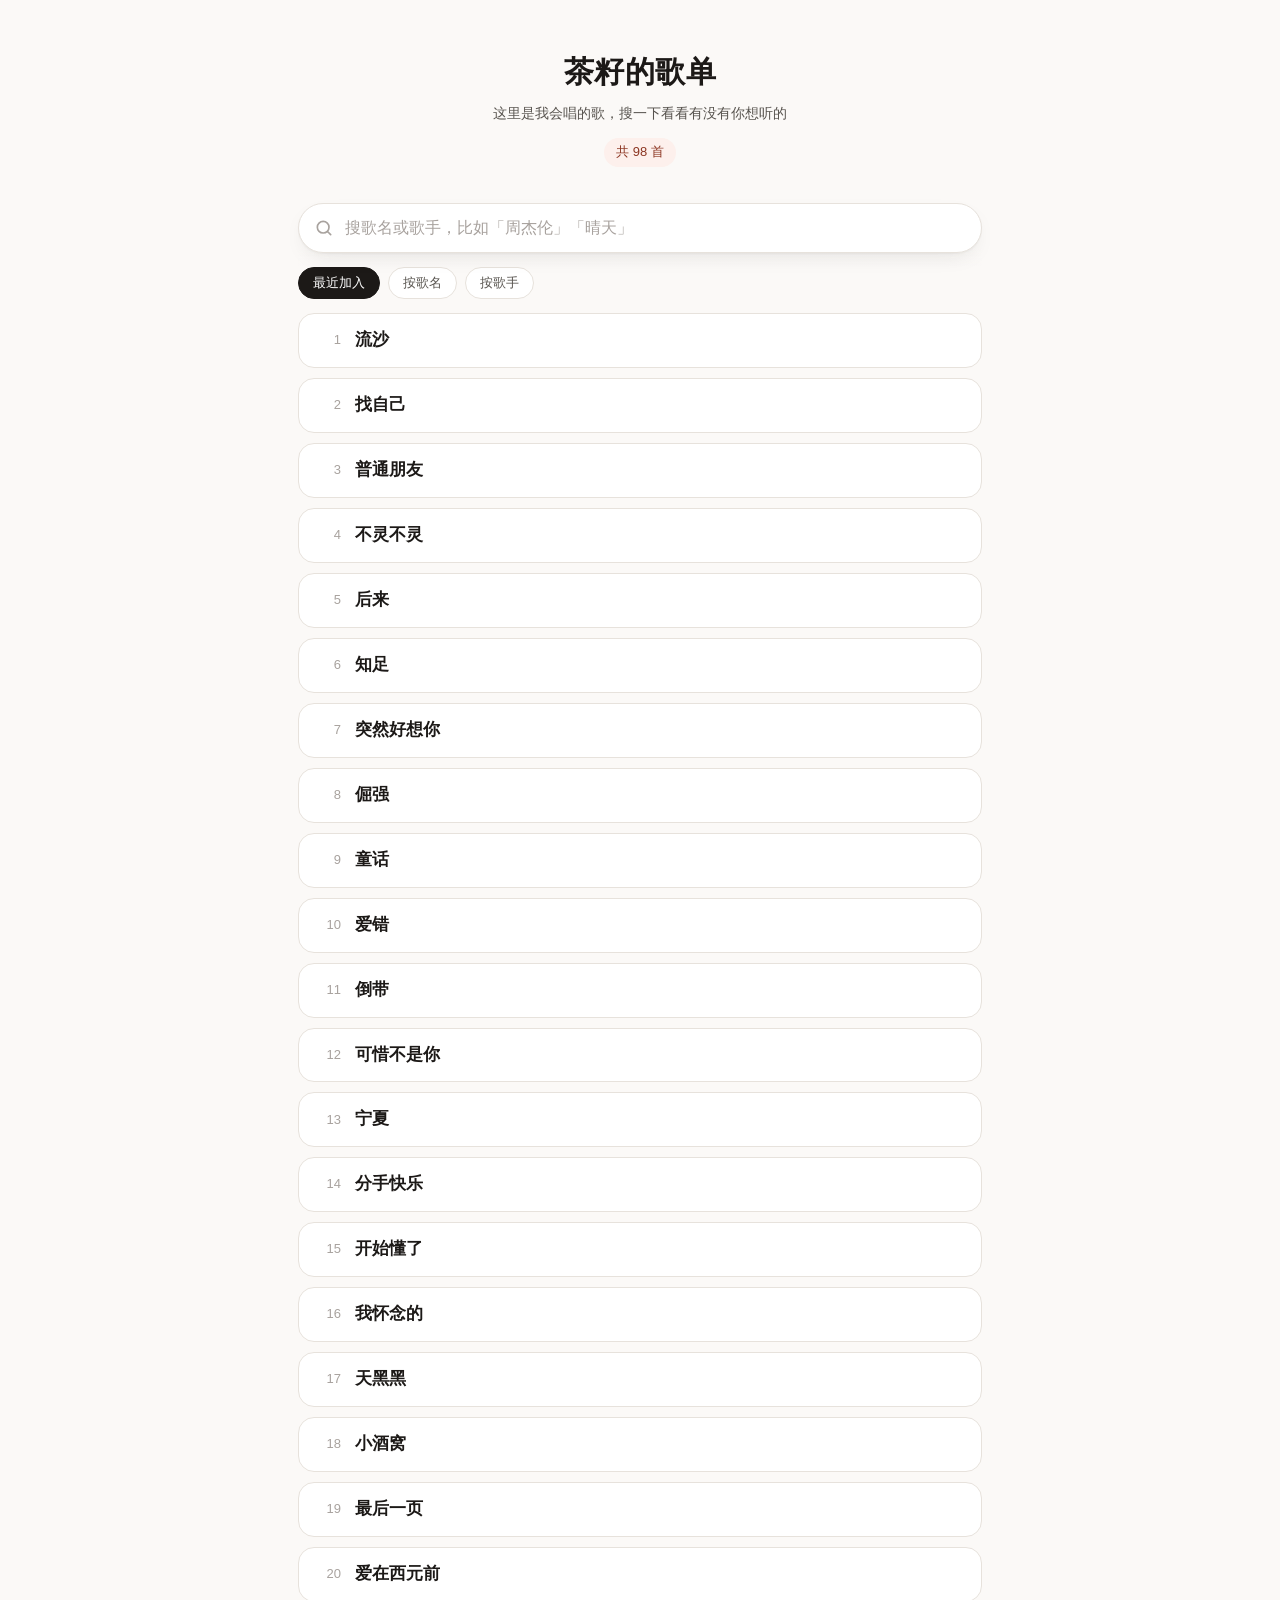
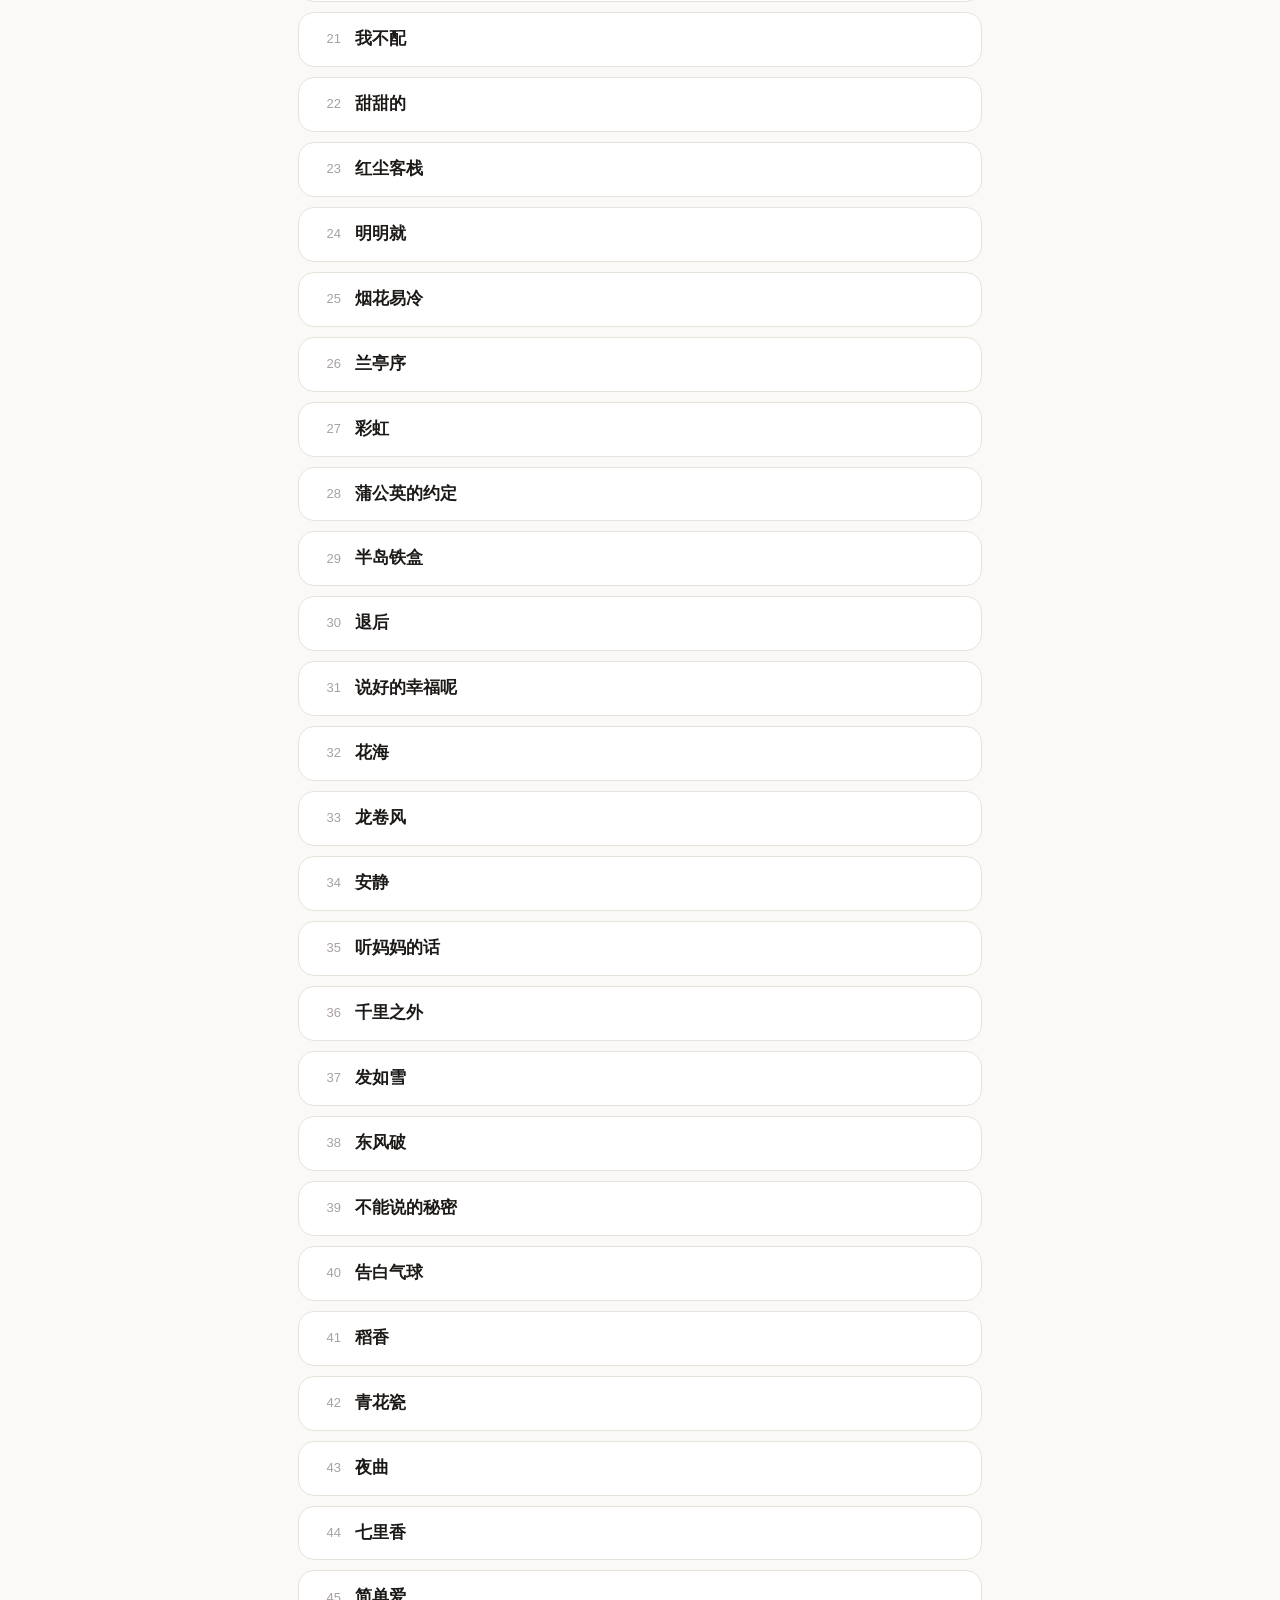
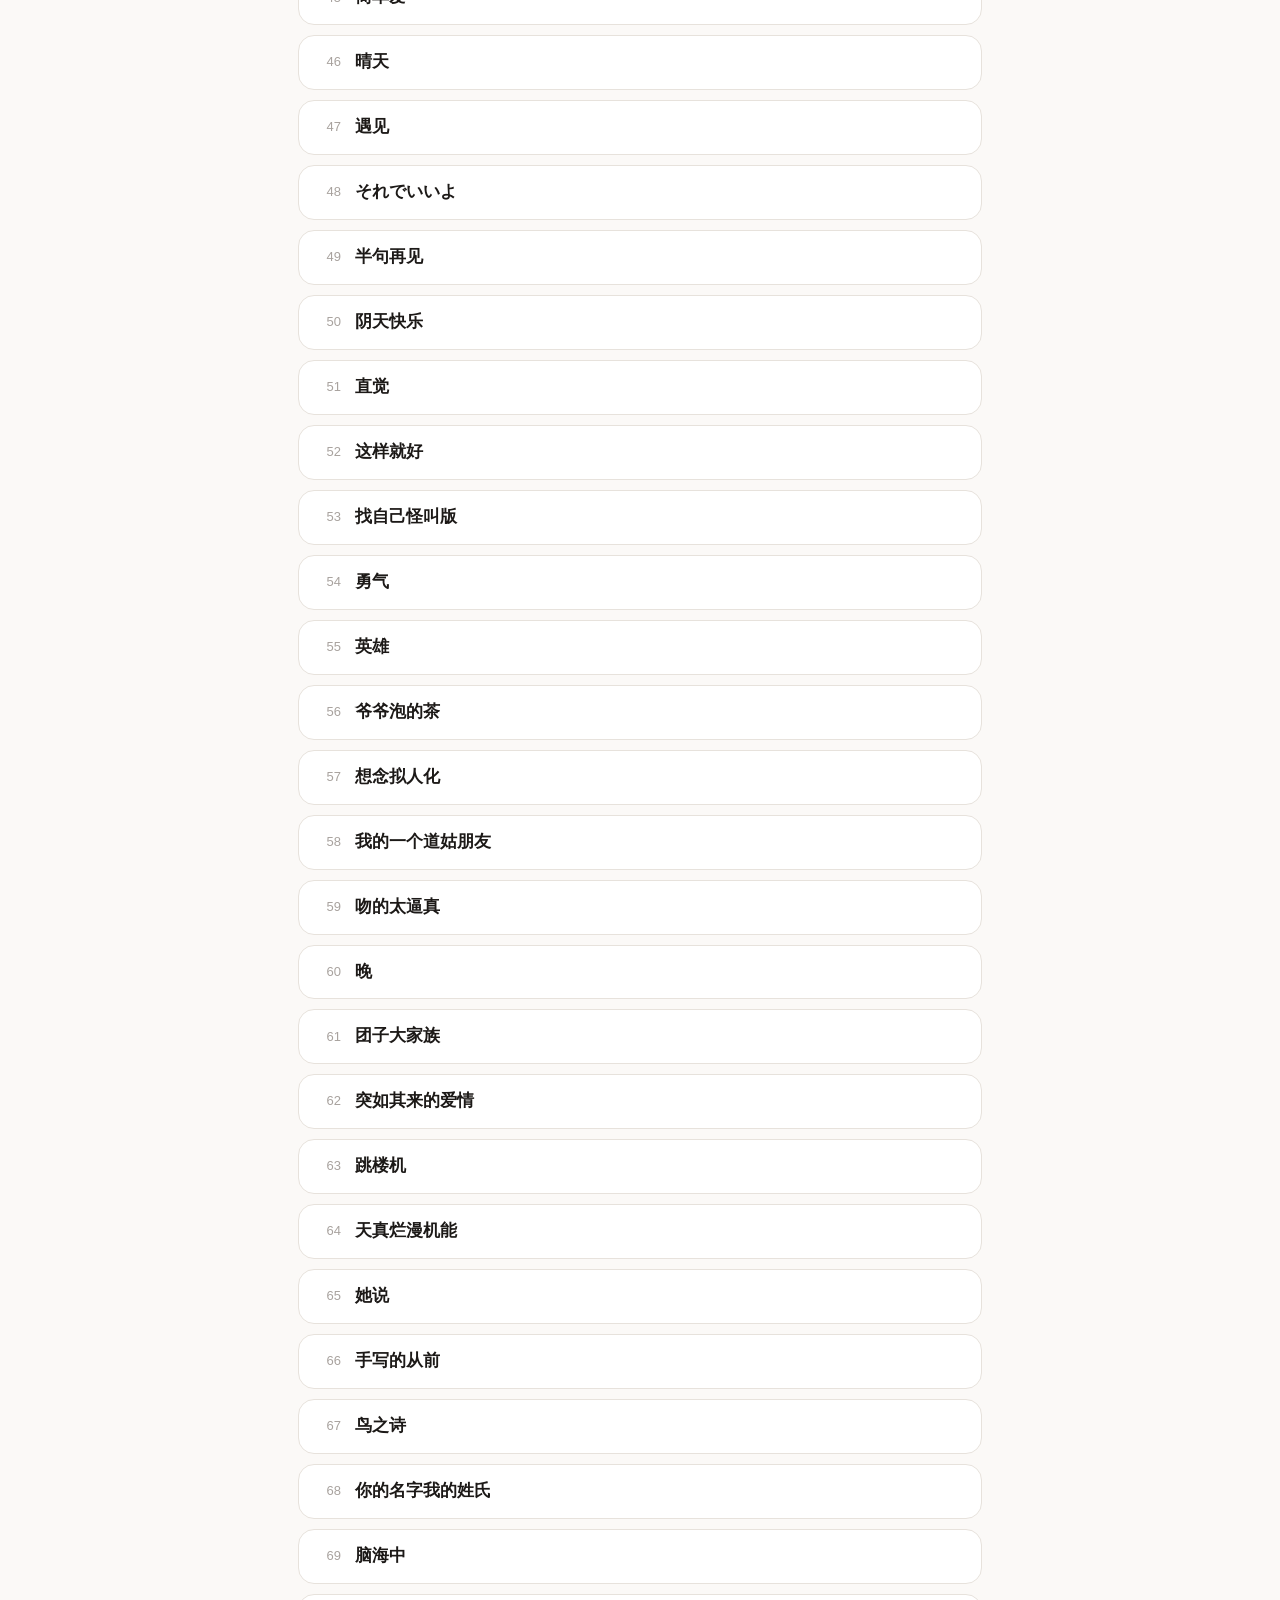
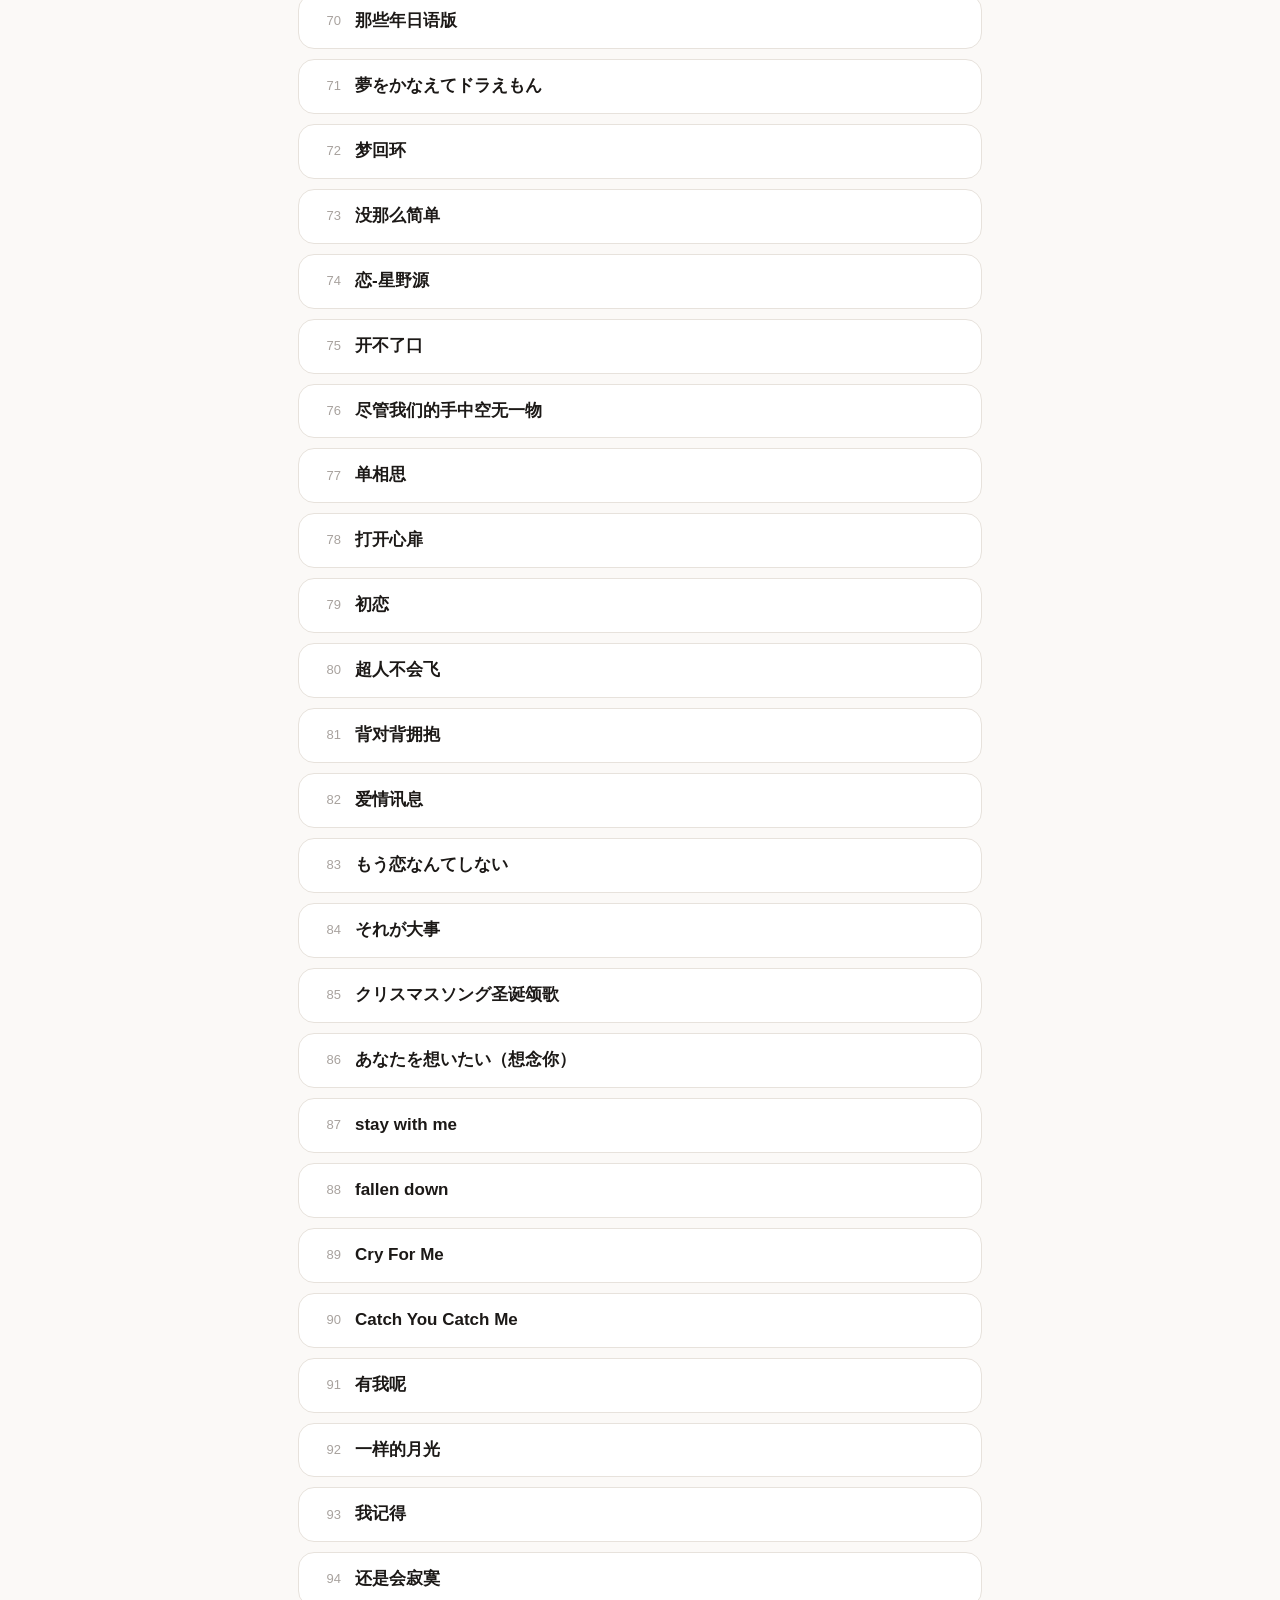
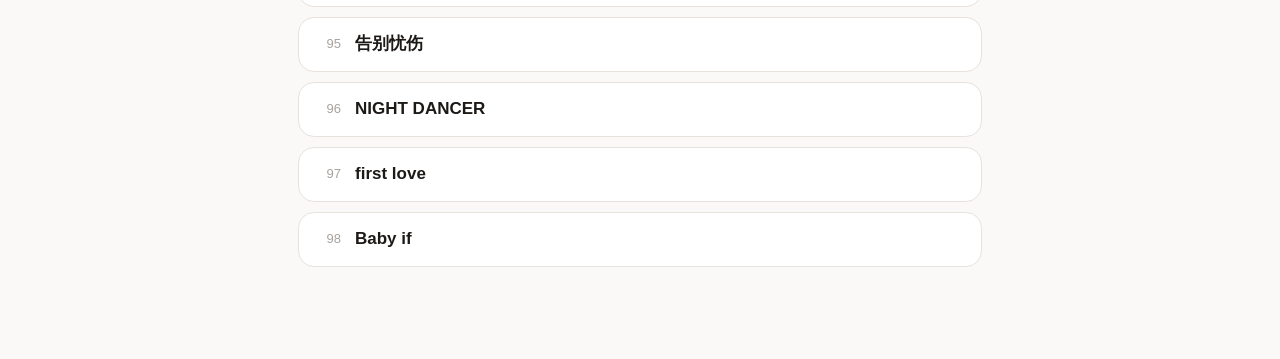
<file: index.html>
<!DOCTYPE html>
<html lang="zh-CN">
<head>
<meta charset="utf-8" />
<meta name="viewport" content="width=device-width, initial-scale=1, viewport-fit=cover" />
<title>茶籽的歌单</title>
<meta name="theme-color" content="#fbf9f7" />
<meta name="description" content="这里是我会唱的歌，可以按歌名或歌手搜索。" />
<link rel="stylesheet" href="./style.css" />
<link rel="icon" href="data:image/svg+xml,<svg xmlns='http://www.w3.org/2000/svg' viewBox='0 0 100 100'><text y='.9em' font-size='90'>🎤</text></svg>" />
</head>
<body>
<div class="wrap">
  <header class="hero">
    <h1 id="siteName">茶籽的歌单</h1>
    <p id="siteSubtitle">这里是我会唱的歌，搜一下看看有没有你想听的</p>
    <span class="badge" id="totalBadge">…</span>
  </header>

  <div class="search">
    <div class="search-box">
      <svg viewBox="0 0 24 24" fill="none" stroke="currentColor" stroke-width="2" stroke-linecap="round">
        <circle cx="11" cy="11" r="7" />
        <path d="m20 20-3.5-3.5" />
      </svg>
      <input
        id="q"
        type="search"
        placeholder="搜歌名或歌手，比如「周杰伦」「晴天」"
        autocomplete="off"
        autocapitalize="off"
        spellcheck="false"
        enterkeyhint="search"
      />
      <button class="clear-btn" id="clear" aria-label="清空">×</button>
    </div>
  </div>

  <div class="toolbar">
    <div class="chips" role="group" aria-label="排序">
      <button class="chip active" data-sort="new">最近加入</button>
      <button class="chip" data-sort="title">按歌名</button>
      <button class="chip" data-sort="artist">按歌手</button>
    </div>
    <span class="count" id="count"></span>
  </div>

  <ul class="songs" id="list"></ul>
  <div id="empty" class="empty" hidden>
    <div class="big">🎵</div>
    <div id="emptyText">歌单还是空的</div>
  </div>

  <p class="hint" id="hint"></p>
</div>

<script src="./core.js"></script>
<script>
(function () {
  var Core = window.SongCore;
  var all = [];
  var state = { q: '', sort: 'new' };

  var $q = document.getElementById('q');
  var $list = document.getElementById('list');
  var $count = document.getElementById('count');
  var $empty = document.getElementById('empty');
  var $emptyText = document.getElementById('emptyText');
  var $total = document.getElementById('totalBadge');

  function escapeHtml(s) {
    return String(s == null ? '' : s).replace(/[&<>"']/g, function (c) {
      return { '&': '&amp;', '<': '&lt;', '>': '&gt;', '"': '&quot;', "'": '&#39;' }[c];
    });
  }

  function render(list) {
    $list.innerHTML = list
      .map(function (s, i) {
        var tags = '';
        if (s.key) tags += '<span class="tag key">' + escapeHtml(s.key) + '</span>';
        if (s.language) tags += '<span class="tag">' + escapeHtml(s.language) + '</span>';
        (s.tags || []).forEach(function (t) {
          tags += '<span class="tag">' + escapeHtml(t) + '</span>';
        });
        return (
          '<li class="song">' +
          '<span class="num">' + (i + 1) + '</span>' +
          '<div class="main">' +
          '<div class="title">' + escapeHtml(s.title) + '</div>' +
          (s.artist ? '<div class="artist">' + escapeHtml(s.artist) + '</div>' : '') +
          (tags ? '<div class="tags">' + tags + '</div>' : '') +
          '</div>' +
          '</li>'
        );
      })
      .join('');
  }

  function apply() {
    var matched = state.q ? Core.searchSongs(all, state.q) : all.slice();
    var list = Core.sortSongs(matched, state.sort);
    $count.textContent = state.q ? '找到 ' + list.length + ' 首' : '';
    render(list);
    if (list.length === 0) {
      $list.hidden = true;
      $empty.hidden = false;
      $emptyText.textContent = state.q
        ? '没找到「' + state.q + '」，换个关键词试试'
        : '歌单还是空的，等主播加歌吧';
    } else {
      $list.hidden = false;
      $empty.hidden = true;
    }
  }

  $q.addEventListener('input', function () {
    state.q = $q.value.trim();
    document.getElementById('clear').classList.toggle('show', $q.value.length > 0);
    apply();
  });

  document.getElementById('clear').addEventListener('click', function () {
    $q.value = '';
    state.q = '';
    this.classList.remove('show');
    $q.focus();
    apply();
  });

  document.querySelectorAll('.chip').forEach(function (btn) {
    btn.addEventListener('click', function () {
      document.querySelectorAll('.chip').forEach(function (b) { b.classList.remove('active'); });
      btn.classList.add('active');
      state.sort = btn.dataset.sort;
      apply();
    });
  });

  // 读取歌单
  //
  // GitHub Pages 的 CDN 会忽略查询参数，整个文件缓存 10 分钟，
  // 所以「加时间戳绕过缓存」在这里是无效的。
  // 先走 GitHub API 拿实时内容（API 不经过这层缓存），
  // 失败（限流、网络）再退回读同目录的静态文件。
  function ownerRepoFromLocation() {
    var m = location.hostname.match(/^([^.]+)\.github\.io$/i);
    var seg = location.pathname.split('/').filter(Boolean);
    if (m && seg.length) return { owner: m[1], repo: seg[0] };
    return null;
  }

  function loadFromApi(target) {
    var url =
      'https://api.github.com/repos/' +
      encodeURIComponent(target.owner) +
      '/' +
      encodeURIComponent(target.repo) +
      '/contents/songs.json?ref=main';
    return fetch(url, {
      headers: { Accept: 'application/vnd.github+json' },
      cache: 'no-store',
    }).then(function (r) {
      if (!r.ok) throw new Error('api ' + r.status);
      return r.json();
    }).then(function (data) {
      var text = Core.decodeBase64Utf8(data.content || '');
      var list = JSON.parse(text);
      return Array.isArray(list) ? list : [];
    });
  }

  function loadFromFile() {
    return fetch('./songs.json?t=' + Date.now(), { cache: 'no-store' }).then(function (r) {
      if (!r.ok) throw new Error('HTTP ' + r.status);
      return r.json();
    }).then(function (data) {
      return Array.isArray(data) ? data : [];
    });
  }

  function loadSongs() {
    var target = ownerRepoFromLocation();
    var task = target
      ? loadFromApi(target).catch(function () {
          return loadFromFile();
        })
      : loadFromFile();

    task
      .then(function (list) {
        all = list;
        $total.textContent = '共 ' + all.length + ' 首';
        apply();
      })
      .catch(function () {
        $total.textContent = '读取失败';
        $list.hidden = true;
        $empty.hidden = false;
        $emptyText.textContent = '歌单读取失败，刷新一下试试';
      });
  }

  loadSongs();

  // 回到这个页面时自动重新拉一次，不用手动刷新
  document.addEventListener('visibilitychange', function () {
    if (document.visibilityState === 'visible') loadSongs();
  });

  // 站点名（改地址栏里的 ?name= 就能临时换，或直接改这个文件）
  var params = new URLSearchParams(location.search);
  if (params.get('name')) {
    document.title = params.get('name');
    document.getElementById('siteName').textContent = params.get('name');
  }
})();
</script>
</body>
</html>
</file>
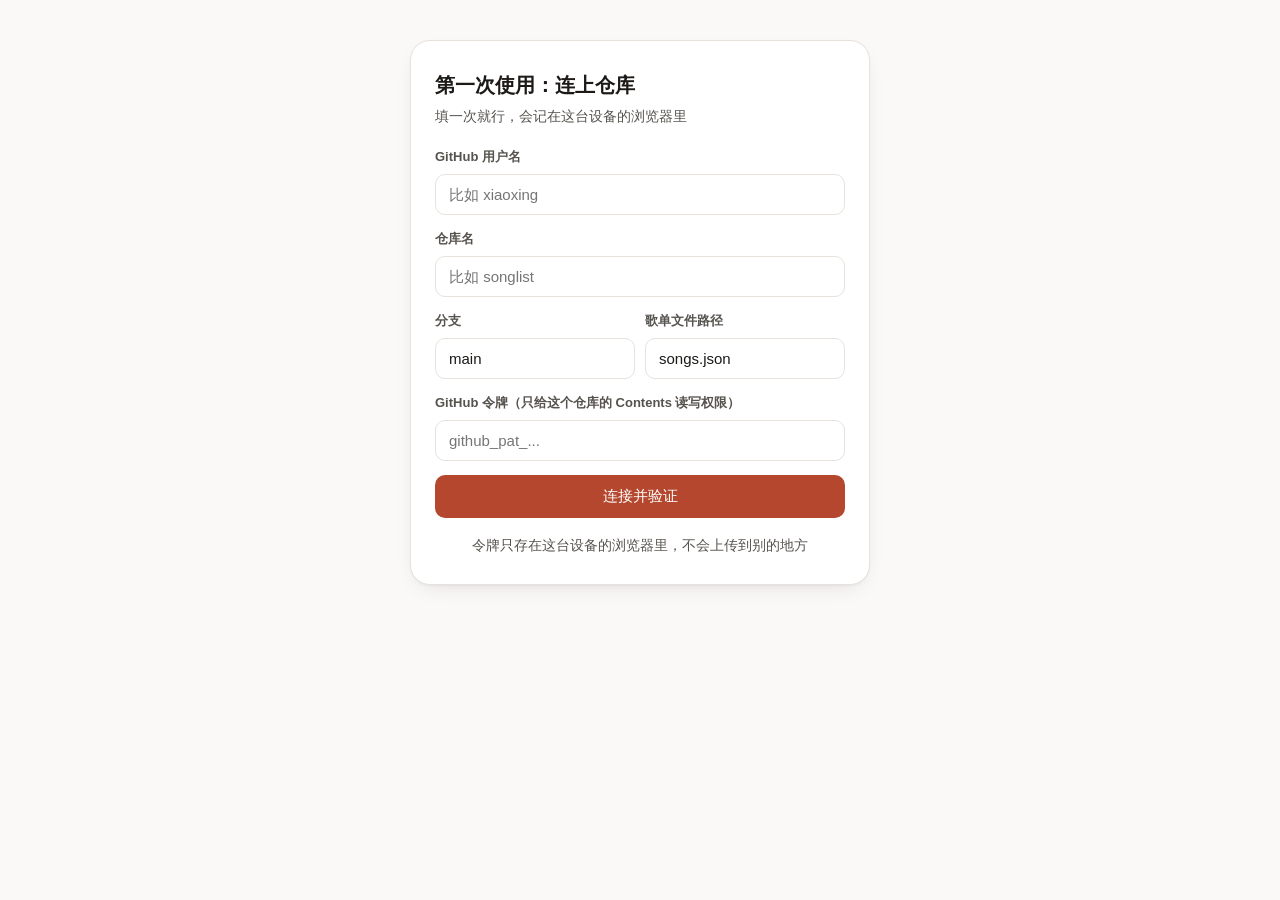
<file: admin.html>
<!DOCTYPE html>
<html lang="zh-CN">
<head>
<meta charset="utf-8" />
<meta name="viewport" content="width=device-width, initial-scale=1, viewport-fit=cover" />
<title>后台 · 茶籽的歌单</title>
<meta name="theme-color" content="#fbf9f7" />
<meta name="robots" content="noindex, nofollow" />
<link rel="stylesheet" href="./style.css" />
<link rel="icon" href="data:image/svg+xml,<svg xmlns='http://www.w3.org/2000/svg' viewBox='0 0 100 100'><text y='.9em' font-size='90'>🎤</text></svg>" />
</head>
<body>

<div id="setupView" class="wrap" hidden>
  <div class="login-card" style="max-width: 460px">
    <h2>第一次使用：连上仓库</h2>
    <p>填一次就行，会记在这台设备的浏览器里</p>
    <form id="setupForm">
      <div class="field">
        <label for="sOwner">GitHub 用户名</label>
        <input id="sOwner" type="text" autocomplete="off" spellcheck="false" required placeholder="比如 xiaoxing" />
      </div>
      <div class="field">
        <label for="sRepo">仓库名</label>
        <input id="sRepo" type="text" autocomplete="off" spellcheck="false" required placeholder="比如 songlist" />
      </div>
      <div class="row">
        <div class="field">
          <label for="sBranch">分支</label>
          <input id="sBranch" type="text" autocomplete="off" spellcheck="false" value="main" />
        </div>
        <div class="field">
          <label for="sPath">歌单文件路径</label>
          <input id="sPath" type="text" autocomplete="off" spellcheck="false" value="songs.json" />
        </div>
      </div>
      <div class="field">
        <label for="sToken">GitHub 令牌（只给这个仓库的 Contents 读写权限）</label>
        <input id="sToken" type="password" autocomplete="off" spellcheck="false" required placeholder="github_pat_..." />
      </div>
      <button class="btn primary block" type="submit" id="setupBtn">连接并验证</button>
    </form>
    <p class="muted" style="margin: 16px 0 0; text-align: center">
      令牌只存在这台设备的浏览器里，不会上传到别的地方
    </p>
  </div>
</div>

<div id="appView" class="wrap wide" hidden>
  <div class="topbar">
    <h1>茶籽的歌单 · 后台</h1>
    <div class="row" style="flex: none; align-items: center">
      <span class="muted" id="whoami" style="flex: none"></span>
      <a class="btn ghost sm" href="./index.html" target="_blank">看观众页</a>
      <button class="btn ghost sm" id="disconnectBtn">断开</button>
    </div>
  </div>

  <div class="tabs">
    <button class="tab active" data-tab="list">歌单</button>
    <button class="tab" data-tab="add">添加歌曲</button>
    <button class="tab" data-tab="import">批量导入</button>
  </div>

  <section class="panel active" data-panel="list">
    <div class="card">
      <div class="row" style="align-items: center">
        <input id="filter" type="text" placeholder="在歌单里筛一下…" style="flex: 2" />
        <span class="muted" id="listCount" style="flex: none"></span>
      </div>
    </div>
    <div class="card" style="padding: 8px 18px">
      <ul class="admin-list" id="adminList"></ul>
      <div id="listEmpty" class="empty" hidden>
        <div class="big">🎵</div>
        <div>还没有歌，去「添加歌曲」或「批量导入」吧</div>
      </div>
    </div>
  </section>

  <section class="panel" data-panel="add">
    <div class="card">
      <h3 style="margin-top: 0; font-size: 17px">加一首歌</h3>
      <form id="addForm">
        <div class="row">
          <div class="field">
            <label for="aTitle">歌名 *</label>
            <input id="aTitle" type="text" required maxlength="120" placeholder="比如 晴天" />
          </div>
          <div class="field">
            <label for="aArtist">歌手</label>
            <input id="aArtist" type="text" maxlength="120" placeholder="比如 周杰伦" />
          </div>
        </div>
        <div class="row">
          <div class="field">
            <label for="aKey">调性（选填）</label>
            <input id="aKey" type="text" maxlength="40" placeholder="比如 C 大调" />
          </div>
          <div class="field">
            <label for="aLang">语言（选填）</label>
            <input id="aLang" type="text" maxlength="40" placeholder="比如 国语 / 粤语 / 日语" />
          </div>
        </div>
        <div class="field">
          <label for="aTags">标签（选填，逗号分隔）</label>
          <input id="aTags" type="text" placeholder="比如 抒情, 慢歌, 必点" />
        </div>
        <button class="btn primary" type="submit" id="addBtn">加进歌单</button>
      </form>
      <p class="muted" style="margin-bottom: 0">
        注意：这个仓库是公开的，观众能看到这里填的所有内容，所以没有放「私密备注」。
      </p>
    </div>
  </section>

  <section class="panel" data-panel="import">
    <div class="card">
      <h3 style="margin-top: 0; font-size: 17px">批量导入</h3>
      <p class="muted" style="margin-top: 0">
        一行一首，这些写法都认：<br />
        <code>歌名 - 歌手</code> 或 <code>歌名|歌手</code> 或 <code>歌名,歌手</code>，只写歌名也行。
      </p>
      <div class="field">
        <textarea id="importText" placeholder="晴天 - 周杰伦&#10;七里香 - 周杰伦&#10;后来|刘若英&#10;小幸运"></textarea>
      </div>
      <button class="btn primary" id="importBtn">导入</button>
      <p class="muted" id="importResult" style="margin-bottom: 0"></p>
    </div>
  </section>
</div>

<div class="modal-backdrop" id="modal">
  <div class="modal">
    <h3>编辑歌曲</h3>
    <form id="editForm">
      <div class="field">
        <label for="eTitle">歌名 *</label>
        <input id="eTitle" type="text" required maxlength="120" />
      </div>
      <div class="field">
        <label for="eArtist">歌手</label>
        <input id="eArtist" type="text" maxlength="120" />
      </div>
      <div class="row">
        <div class="field">
          <label for="eKey">调性</label>
          <input id="eKey" type="text" maxlength="40" />
        </div>
        <div class="field">
          <label for="eLang">语言</label>
          <input id="eLang" type="text" maxlength="40" />
        </div>
      </div>
      <div class="field">
        <label for="eTags">标签（逗号分隔）</label>
        <input id="eTags" type="text" />
      </div>
      <div class="row" style="justify-content: flex-end">
        <button type="button" class="btn ghost" id="cancelEdit" style="flex: none">取消</button>
        <button type="submit" class="btn primary" style="flex: none">保存</button>
      </div>
    </form>
  </div>
</div>

<div class="toast" id="toast"></div>

<script src="./core.js"></script>
<script>
(function () {
  var Core = window.SongCore;
  var KEY = 'songlist_gh_config';
  var store = null;
  var songs = [];
  var editingId = null;

  var $ = function (id) { return document.getElementById(id); };

  function escapeHtml(s) {
    return String(s == null ? '' : s).replace(/[&<>"']/g, function (c) {
      return { '&': '&amp;', '<': '&lt;', '>': '&gt;', '"': '&quot;', "'": '&#39;' }[c];
    });
  }

  function toast(msg, isError) {
    var el = $('toast');
    el.textContent = msg;
    el.className = 'toast show' + (isError ? ' error' : '');
    clearTimeout(toast._t);
    toast._t = setTimeout(function () { el.className = 'toast'; }, 3000);
  }

  function loadConfig() {
    try {
      return JSON.parse(localStorage.getItem(KEY) || 'null');
    } catch (e) {
      return null;
    }
  }

  function saveConfig(cfg) {
    localStorage.setItem(KEY, JSON.stringify(cfg));
  }

  function connect(cfg) {
    store = new Core.GitHubStore(cfg);
    $('setupView').hidden = true;
    $('appView').hidden = false;
    $('whoami').textContent = cfg.owner + '/' + cfg.repo;
    refresh();
  }

  function refresh() {
    return store.load().then(function (data) {
      songs = data.songs;
      renderList();
      return data;
    }).catch(function (err) {
      toast(err.message, true);
      throw err;
    });
  }

  // ---------------- 首次设置 ----------------
  $('setupForm').addEventListener('submit', function (e) {
    e.preventDefault();
    var btn = $('setupBtn');
    btn.disabled = true;
    btn.textContent = '验证中…';
    var cfg = {
      owner: $('sOwner').value.trim(),
      repo: $('sRepo').value.trim(),
      branch: $('sBranch').value.trim() || 'main',
      path: $('sPath').value.trim() || 'songs.json',
      token: $('sToken').value.trim(),
    };
    var probe = new Core.GitHubStore(cfg);
    probe.load().then(function () {
      saveConfig(cfg);
      connect(cfg);
      toast('连接成功');
    }).catch(function (err) {
      toast(err.message, true);
    }).finally(function () {
      btn.disabled = false;
      btn.textContent = '连接并验证';
    });
  });

  var disconnectArmed = false;
  $('disconnectBtn').addEventListener('click', function () {
    var btn = this;
    if (!disconnectArmed) {
      disconnectArmed = true;
      btn.textContent = '确认断开？';
      clearTimeout(btn._disarm);
      btn._disarm = setTimeout(function () {
        disconnectArmed = false;
        btn.textContent = '断开';
      }, 4000);
      return;
    }
    clearTimeout(btn._disarm);
    btn.textContent = '断开';
    disconnectArmed = false;
    localStorage.removeItem(KEY);
    store = null;
    songs = [];
    $('appView').hidden = true;
    $('setupView').hidden = false;
  });

  // ---------------- 标签页 ----------------
  document.querySelectorAll('.tab').forEach(function (tab) {
    tab.addEventListener('click', function () {
      document.querySelectorAll('.tab').forEach(function (t) { t.classList.remove('active'); });
      tab.classList.add('active');
      document.querySelectorAll('.panel').forEach(function (p) {
        p.classList.toggle('active', p.dataset.panel === tab.dataset.tab);
      });
    });
  });

  // ---------------- 列表 ----------------
  function renderList() {
    var kw = Core.normalize($('filter').value);
    var list = songs.filter(function (s) {
      if (!kw) return true;
      return Core.normalize([s.title, s.artist, (s.tags || []).join(' '), s.language, s.key].join(' ')).indexOf(kw) >= 0;
    });
    $('listCount').textContent = list.length + ' / ' + songs.length + ' 首';
    $('listEmpty').hidden = list.length > 0;
    $('adminList').innerHTML = list
      .map(function (s) {
        var meta = [s.artist, s.key, s.language].filter(Boolean).map(escapeHtml).join(' · ');
        return (
          '<li class="admin-item">' +
          '<div class="main">' +
          '<div class="title">' + escapeHtml(s.title) + '</div>' +
          '<div class="meta">' + (meta || '（没填歌手）') + '</div>' +
          '</div>' +
          '<button class="btn ghost sm" data-edit="' + escapeHtml(s.id) + '">编辑</button>' +
          '<button class="btn danger sm" data-del="' + escapeHtml(s.id) + '">删除</button>' +
          '</li>'
        );
      })
      .join('');
  }

  $('filter').addEventListener('input', renderList);

  $('adminList').addEventListener('click', function (e) {
    var editId = e.target.getAttribute('data-edit');
    var delId = e.target.getAttribute('data-del');

    if (editId) {
      var s = songs.find(function (x) { return x.id === editId; });
      if (!s) return;
      editingId = editId;
      $('eTitle').value = s.title || '';
      $('eArtist').value = s.artist || '';
      $('eKey').value = s.key || '';
      $('eLang').value = s.language || '';
      $('eTags').value = (s.tags || []).join(', ');
      $('modal').classList.add('show');
    }

    if (delId) {
      // 不用浏览器原生 confirm（有些浏览器/环境会静默拦截），改成点两次确认
      var btn = e.target;
      if (btn.getAttribute('data-armed') !== '1') {
        btn.setAttribute('data-armed', '1');
        btn.textContent = '确认删除';
        btn.style.background = '#b3261e';
        btn.style.color = '#fff';
        clearTimeout(btn._disarm);
        btn._disarm = setTimeout(function () {
          btn.setAttribute('data-armed', '0');
          btn.textContent = '删除';
          btn.style.background = '';
          btn.style.color = '';
        }, 4000);
        return;
      }
      clearTimeout(btn._disarm);
      btn.disabled = true;
      btn.textContent = '删除中…';
      var d = songs.find(function (x) { return x.id === delId; });
      store.mutate(function (list) {
        return list.filter(function (x) { return x.id !== delId; });
      }, '删除歌曲：' + (d ? d.title : '')).then(function (res) {
        songs = res.songs;
        renderList();
        toast('删掉了');
      }).catch(function (err) {
        toast(err.message, true);
        btn.disabled = false;
        btn.textContent = '删除';
        btn.style.background = '';
        btn.style.color = '';
      });
    }
  });

  // ---------------- 添加 ----------------
  $('addForm').addEventListener('submit', function (e) {
    e.preventDefault();
    var btn = $('addBtn');
    btn.disabled = true;
    var song;
    try {
      song = Core.cleanSong({
        title: $('aTitle').value,
        artist: $('aArtist').value,
        key: $('aKey').value,
        language: $('aLang').value,
        tags: $('aTags').value,
      });
    } catch (err) {
      toast(err.message, true);
      btn.disabled = false;
      return;
    }
    store.mutate(function (list) {
      return list.concat([song]);
    }, '添加歌曲：' + song.title).then(function (res) {
      songs = res.songs;
      renderList();
      $('addForm').reset();
      toast('「' + song.title + '」已加入');
    }).catch(function (err) {
      toast(err.message, true);
    }).finally(function () {
      btn.disabled = false;
    });
  });

  // ---------------- 编辑 ----------------
  $('cancelEdit').addEventListener('click', function () {
    $('modal').classList.remove('show');
  });
  $('modal').addEventListener('click', function (e) {
    if (e.target === $('modal')) $('modal').classList.remove('show');
  });

  $('editForm').addEventListener('submit', function (e) {
    e.preventDefault();
    var patch;
    try {
      patch = Core.cleanSong({
        id: editingId,
        title: $('eTitle').value,
        artist: $('eArtist').value,
        key: $('eKey').value,
        language: $('eLang').value,
        tags: $('eTags').value,
      });
    } catch (err) {
      toast(err.message, true);
      return;
    }
    store.mutate(function (list) {
      return list.map(function (x) {
        if (x.id !== editingId) return x;
        return Object.assign({}, x, {
          title: patch.title,
          artist: patch.artist,
          key: patch.key,
          language: patch.language,
          tags: patch.tags,
        });
      });
    }, '修改歌曲：' + patch.title).then(function (res) {
      songs = res.songs;
      renderList();
      $('modal').classList.remove('show');
      toast('改好了');
    }).catch(function (err) { toast(err.message, true); });
  });

  // ---------------- 导入 ----------------
  $('importBtn').addEventListener('click', function () {
    var text = $('importText').value;
    if (!text.trim()) return toast('先贴点内容进来', true);
    var btn = this;
    btn.disabled = true;
    store.mutate(function (list) {
      var parsed = Core.parseImport(text, list);
      $('importResult').textContent =
        '新增 ' + parsed.added.length + ' 首' +
        (parsed.skipped.length ? '，跳过重复 ' + parsed.skipped.length + ' 首' : '');
      return list.concat(parsed.added);
    }, '批量导入歌曲').then(function (res) {
      songs = res.songs;
      renderList();
      $('importText').value = '';
      toast('导入完成');
    }).catch(function (err) {
      toast(err.message, true);
    }).finally(function () {
      btn.disabled = false;
    });
  });

  // ---------------- 启动 ----------------
  var cfg = loadConfig();
  if (cfg && cfg.token) {
    var probe = new Core.GitHubStore(cfg);
    probe.load().then(function () {
      connect(cfg);
    }).catch(function () {
      $('setupView').hidden = false;
      $('sOwner').value = cfg.owner || '';
      $('sRepo').value = cfg.repo || '';
      $('sBranch').value = cfg.branch || 'main';
      $('sPath').value = cfg.path || 'songs.json';
    });
  } else {
    $('setupView').hidden = false;
  }
})();
</script>
</body>
</html>
</file>
<file: style.css>
:root {
  --bg: #fbf9f7;
  --surface: #ffffff;
  --ink: #1c1917;
  --ink-soft: #57534e;
  --ink-mute: #a8a29e;
  --line: #e7e2dc;
  --accent: #b4472e;
  --accent-soft: #fdf0ec;
  --accent-ink: #8c3521;
  --ok: #2f7a52;
  --danger: #b3261e;
  --radius: 16px;
  --shadow: 0 1px 2px rgba(28, 25, 23, 0.04), 0 8px 24px -12px rgba(28, 25, 23, 0.18);
}

* {
  box-sizing: border-box;
}

html,
body {
  margin: 0;
  padding: 0;
}

body {
  background: var(--bg);
  color: var(--ink);
  font-family: -apple-system, BlinkMacSystemFont, 'PingFang SC', 'Hiragino Sans GB',
    'Microsoft YaHei', 'Segoe UI', Roboto, sans-serif;
  font-size: 16px;
  line-height: 1.6;
  -webkit-font-smoothing: antialiased;
  -webkit-text-size-adjust: 100%;
}

.wrap {
  max-width: 720px;
  margin: 0 auto;
  padding: 0 18px 64px;
}

.wrap.wide {
  max-width: 1080px;
}

/* ---------------- 顶部 ---------------- */

.hero {
  padding: 48px 0 24px;
  text-align: center;
}

.hero h1 {
  margin: 0 0 6px;
  font-size: 30px;
  font-weight: 700;
  letter-spacing: 0.02em;
}

.hero p {
  margin: 0;
  color: var(--ink-soft);
  font-size: 14px;
}

.hero .badge {
  display: inline-block;
  margin-top: 14px;
  padding: 4px 12px;
  border-radius: 999px;
  background: var(--accent-soft);
  color: var(--accent-ink);
  font-size: 13px;
  font-weight: 500;
}

/* ---------------- 搜索框 ---------------- */

.search {
  position: sticky;
  top: 0;
  z-index: 20;
  padding: 12px 0 14px;
  background: linear-gradient(var(--bg) 72%, rgba(251, 249, 247, 0));
}

.search-box {
  position: relative;
}

.search-box svg {
  position: absolute;
  left: 16px;
  top: 50%;
  transform: translateY(-50%);
  width: 20px;
  height: 20px;
  color: var(--ink-mute);
  pointer-events: none;
}

.search input {
  width: 100%;
  padding: 15px 46px 15px 46px;
  font-size: 16px;
  font-family: inherit;
  color: var(--ink);
  background: var(--surface);
  border: 1.5px solid var(--line);
  border-radius: 999px;
  outline: none;
  box-shadow: var(--shadow);
  transition: border-color 0.15s, box-shadow 0.15s;
}

.search input:focus {
  border-color: var(--accent);
  box-shadow: 0 0 0 4px rgba(180, 71, 46, 0.1);
}

.search input::placeholder {
  color: var(--ink-mute);
}

.clear-btn {
  position: absolute;
  right: 8px;
  top: 50%;
  transform: translateY(-50%);
  width: 32px;
  height: 32px;
  border: 0;
  border-radius: 50%;
  background: transparent;
  color: var(--ink-mute);
  font-size: 20px;
  line-height: 1;
  cursor: pointer;
  display: none;
}

.clear-btn.show {
  display: block;
}

/* ---------------- 排序 ---------------- */

.toolbar {
  display: flex;
  align-items: center;
  justify-content: space-between;
  gap: 12px;
  margin-bottom: 14px;
  flex-wrap: wrap;
}

.chips {
  display: flex;
  gap: 8px;
}

.chip {
  border: 1px solid var(--line);
  background: var(--surface);
  color: var(--ink-soft);
  border-radius: 999px;
  padding: 6px 14px;
  font-size: 13px;
  font-family: inherit;
  cursor: pointer;
  transition: all 0.15s;
}

.chip:hover {
  border-color: var(--ink-mute);
}

.chip.active {
  background: var(--ink);
  border-color: var(--ink);
  color: #fff;
}

.count {
  color: var(--ink-mute);
  font-size: 13px;
  white-space: nowrap;
}

/* ---------------- 歌曲列表 ---------------- */

.songs {
  list-style: none;
  margin: 0;
  padding: 0;
  display: flex;
  flex-direction: column;
  gap: 10px;
}

.song {
  display: flex;
  align-items: center;
  gap: 14px;
  padding: 15px 16px;
  background: var(--surface);
  border: 1px solid var(--line);
  border-radius: var(--radius);
  transition: transform 0.12s, border-color 0.15s, box-shadow 0.15s;
}

.song:hover {
  border-color: #d6cec6;
  box-shadow: var(--shadow);
}

.song .num {
  flex: none;
  width: 26px;
  color: var(--ink-mute);
  font-size: 13px;
  font-variant-numeric: tabular-nums;
  text-align: right;
}

.song .main {
  flex: 1;
  min-width: 0;
}

.song .title {
  font-size: 17px;
  font-weight: 600;
  line-height: 1.35;
  word-break: break-word;
}

.song .artist {
  color: var(--ink-soft);
  font-size: 14px;
  word-break: break-word;
}

.song .tags {
  display: flex;
  flex-wrap: wrap;
  gap: 6px;
  margin-top: 6px;
}

.tag {
  font-size: 12px;
  padding: 2px 9px;
  border-radius: 999px;
  background: #f4f0ec;
  color: var(--ink-soft);
}

.tag.key {
  background: var(--accent-soft);
  color: var(--accent-ink);
  font-weight: 500;
}

.empty {
  text-align: center;
  padding: 56px 20px;
  color: var(--ink-mute);
}

.empty .big {
  font-size: 40px;
  margin-bottom: 8px;
}

.hint {
  color: var(--ink-mute);
  font-size: 13px;
  text-align: center;
  margin-top: 28px;
}

/* ---------------- 登录 ---------------- */

.login-card {
  background: var(--surface);
  border: 1px solid var(--line);
  border-radius: 20px;
  padding: 28px 24px;
  box-shadow: var(--shadow);
  max-width: 380px;
  margin: 40px auto;
}

.login-card h2 {
  margin: 0 0 4px;
  font-size: 20px;
}

.login-card p {
  margin: 0 0 20px;
  color: var(--ink-soft);
  font-size: 14px;
}

label {
  display: block;
  font-size: 13px;
  font-weight: 600;
  color: var(--ink-soft);
  margin-bottom: 6px;
}

input[type='text'],
input[type='password'],
textarea,
select {
  width: 100%;
  padding: 11px 13px;
  font-size: 15px;
  font-family: inherit;
  color: var(--ink);
  background: var(--surface);
  border: 1.5px solid var(--line);
  border-radius: 10px;
  outline: none;
  transition: border-color 0.15s, box-shadow 0.15s;
}

input:focus,
textarea:focus,
select:focus {
  border-color: var(--accent);
  box-shadow: 0 0 0 3px rgba(180, 71, 46, 0.1);
}

textarea {
  resize: vertical;
  min-height: 120px;
  line-height: 1.6;
}

.field {
  margin-bottom: 14px;
}

.btn {
  display: inline-flex;
  align-items: center;
  justify-content: center;
  gap: 6px;
  padding: 11px 18px;
  font-size: 15px;
  font-family: inherit;
  font-weight: 500;
  border-radius: 10px;
  border: 1.5px solid transparent;
  cursor: pointer;
  transition: all 0.15s;
  text-decoration: none;
  white-space: nowrap;
}

.btn:disabled {
  opacity: 0.55;
  cursor: not-allowed;
}

.btn.primary {
  background: var(--accent);
  color: #fff;
}

.btn.primary:hover:not(:disabled) {
  background: var(--accent-ink);
}

.btn.ghost {
  background: var(--surface);
  border-color: var(--line);
  color: var(--ink);
}

.btn.ghost:hover:not(:disabled) {
  border-color: var(--ink-mute);
}

.btn.danger {
  background: transparent;
  border-color: #f0c9c4;
  color: var(--danger);
}

.btn.danger:hover:not(:disabled) {
  background: #fdf1f0;
}

.btn.block {
  width: 100%;
}

.btn.sm {
  padding: 6px 12px;
  font-size: 13px;
  border-radius: 8px;
}

/* ---------------- 管理页 ---------------- */

.topbar {
  display: flex;
  align-items: center;
  justify-content: space-between;
  gap: 12px;
  padding: 18px 0 10px;
  border-bottom: 1px solid var(--line);
  margin-bottom: 18px;
  flex-wrap: wrap;
}

.topbar h1 {
  margin: 0;
  font-size: 19px;
}

.tabs {
  display: flex;
  gap: 4px;
  overflow-x: auto;
  padding-bottom: 2px;
  margin-bottom: 18px;
  border-bottom: 1px solid var(--line);
  scrollbar-width: none;
}

.tabs::-webkit-scrollbar {
  display: none;
}

.tab {
  flex: none;
  padding: 9px 14px;
  font-size: 14px;
  font-family: inherit;
  color: var(--ink-soft);
  background: none;
  border: 0;
  border-bottom: 2px solid transparent;
  cursor: pointer;
  margin-bottom: -1px;
  white-space: nowrap;
}

.tab.active {
  color: var(--accent-ink);
  border-bottom-color: var(--accent);
  font-weight: 600;
}

.panel {
  display: none;
}

.panel.active {
  display: block;
}

.card {
  background: var(--surface);
  border: 1px solid var(--line);
  border-radius: var(--radius);
  padding: 18px;
  margin-bottom: 14px;
}

.row {
  display: flex;
  gap: 10px;
  flex-wrap: wrap;
}

.row > * {
  flex: 1;
  min-width: 140px;
}

.admin-list {
  list-style: none;
  margin: 0;
  padding: 0;
}

.admin-item {
  display: flex;
  align-items: center;
  gap: 12px;
  padding: 12px 4px;
  border-bottom: 1px solid var(--line);
}

.admin-item:last-child {
  border-bottom: 0;
}

.admin-item .main {
  flex: 1;
  min-width: 0;
}

.admin-item .title {
  font-weight: 600;
  word-break: break-word;
}

.admin-item .meta {
  font-size: 13px;
  color: var(--ink-mute);
  word-break: break-word;
}

.qr-box {
  text-align: center;
  padding: 20px;
}

.qr-box img {
  width: min(320px, 78vw);
  height: auto;
  border-radius: 12px;
  border: 1px solid var(--line);
  background: #fff;
}

.url-text {
  display: inline-block;
  margin: 14px 0 4px;
  padding: 8px 14px;
  background: #f4f0ec;
  border-radius: 8px;
  font-family: ui-monospace, SFMono-Regular, Menlo, monospace;
  font-size: 14px;
  word-break: break-all;
}

.toast {
  position: fixed;
  left: 50%;
  bottom: 28px;
  transform: translate(-50%, 20px);
  background: var(--ink);
  color: #fff;
  padding: 11px 20px;
  border-radius: 999px;
  font-size: 14px;
  opacity: 0;
  pointer-events: none;
  transition: all 0.22s;
  z-index: 100;
  max-width: 88vw;
  text-align: center;
}

.toast.show {
  opacity: 1;
  transform: translate(-50%, 0);
}

.toast.error {
  background: var(--danger);
}

.modal-backdrop {
  position: fixed;
  inset: 0;
  background: rgba(28, 25, 23, 0.45);
  display: none;
  align-items: center;
  justify-content: center;
  padding: 18px;
  z-index: 90;
}

.modal-backdrop.show {
  display: flex;
}

.modal {
  background: var(--surface);
  border-radius: 18px;
  padding: 22px;
  width: 100%;
  max-width: 440px;
  max-height: 88vh;
  overflow-y: auto;
  box-shadow: 0 24px 60px -20px rgba(28, 25, 23, 0.4);
}

.modal h3 {
  margin: 0 0 16px;
  font-size: 18px;
}

.muted {
  color: var(--ink-mute);
  font-size: 13px;
}

.warn {
  padding: 12px 14px;
  background: #fff8e6;
  border: 1px solid #f2dfae;
  border-radius: 10px;
  color: #7a5a12;
  font-size: 14px;
  margin-bottom: 16px;
}

@media (max-width: 520px) {
  .hero {
    padding: 34px 0 18px;
  }
  .hero h1 {
    font-size: 25px;
  }
  .song .num {
    display: none;
  }
  .wrap {
    padding-left: 14px;
    padding-right: 14px;
  }
}

@media print {
  body {
    background: #fff;
  }
  .no-print {
    display: none !important;
  }
  .qr-box img {
    width: 340px;
  }
}
</file>
